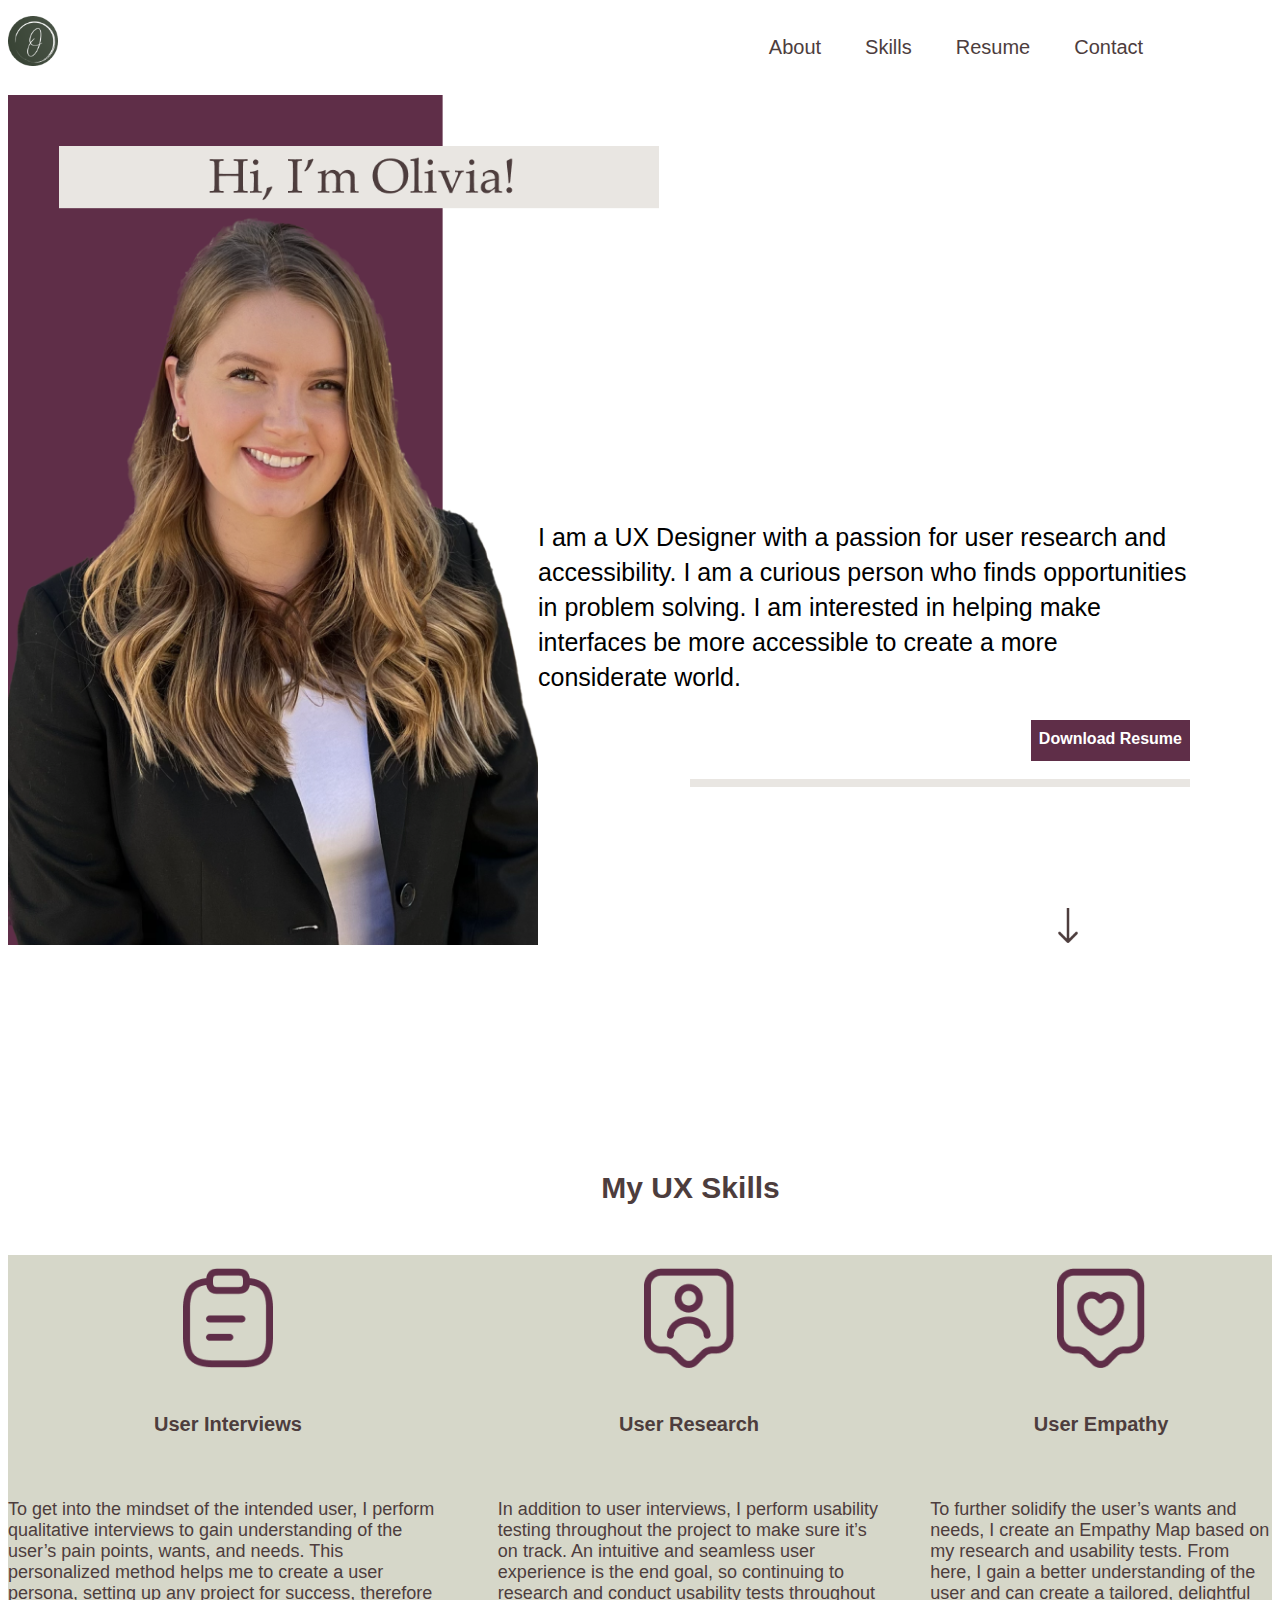
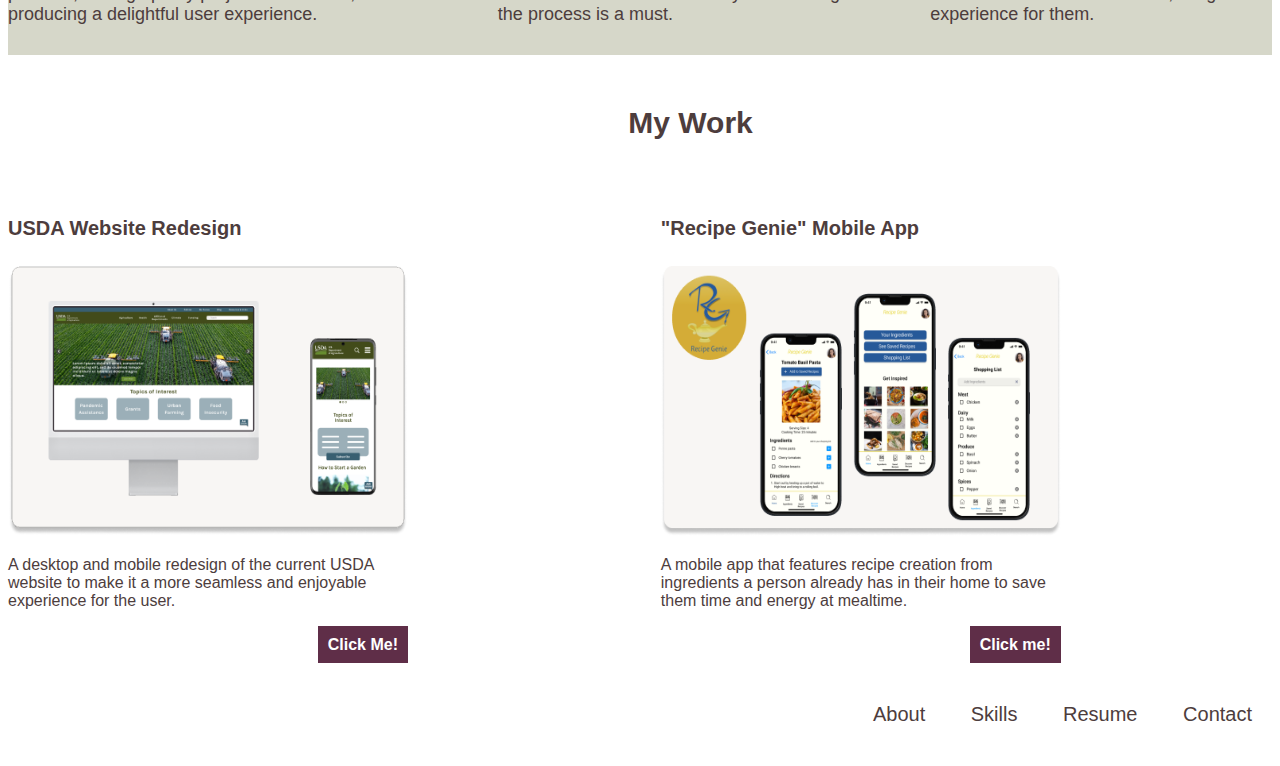
<file: index.html>
<!DOCTYPE html>
<html>
    <head>
        <link rel="stylesheet" href="css/style.css" type="text/css">
        <meta name="viewport" content="width=device-width, initial-scale=1" />
        <title>Module 19 Homework</title>
      </head>
      
    <body>
        <section class="Main">
        <header>
        <div class="toplogo">
            <img src="images/Oseid Logo.png" alt="Oseid Logo" width="50" height="50" id="toplogo">
            <ul class="nav">
                    <li>About</li>
                    <li>Skills</li>
                    <li>Resume</li>
                    <li>Contact</li>
                </ul>
            </div>
        </header>
        <section class="banner">
            <img src="images/Banner.png" alt="Hi, I'm Olivia!" width="600">
        </section>
        <section id="heroImg">
            <img src="images/Headshot.png" alt="headshot" width="450" height="750" id="heroImg">
        </section>

            <section class="content">
            <div class="content">
                <p>I am a UX Designer with a passion for user research and accessibility. I am a curious person who finds opportunities in problem solving. I am interested in helping make interfaces be more accessible to create a more considerate world. 
                </p>
            <div class= "button1"> Download Resume</div>
            <section class="underline">
                <img src="images/Underline.png" width="500">
            </section>
            <section class="workbelow">
                <img src="images/Arrow 2.png" alt="down arrow"height="35">
            </section>
        </div>
</section>
        <!--My UX Skills section coded using CSS flex -->
    <section class="MySkills">
        <h1>My UX Skills</h1>
    <div class="flexContainer">
        <div id="Interviews">
            <img src="images/Interview.png" alt="Interview Icon" id="logo">
            <h3>User Interviews</h3>
            <p>To get into the mindset of the intended user, I perform qualitative interviews to gain understanding of the user’s pain points, wants, and needs. This personalized method helps me to create a user persona, setting up any project for success, therefore producing a delightful user experience.
            </p>
            </div>
                <div id="UserResearch">
                    <img src="images/Research.png" alt="User Research Icon" id="logo">
                    <h3>User Research</h3>
                    <p>In addition to user interviews, I perform usability testing throughout the project to make sure it’s on track. An intuitive and seamless user experience is the end goal, so continuing to research and conduct usability tests throughout the process is a must.
                    </p>
                    </div>
                        <div id="UserEmpathy">
                                <img src="images/Empathy.png" alt="User Empathy Icon" id="logo">
                                <h3>User Empathy</h3>
                                <p>To further solidify the user’s wants and needs, I create an Empathy Map based on my research and usability tests. From here, I gain a better understanding of the user and can create a tailored, delightful experience for them.
                                </p>
                        </div>
            </div>
    </div>
    </section>
    
    <!--My Work section constructed using CSS grid -->
    <section class="MyWork">
        <h1>My Work</h1>
    <div class="workGrid">
                <div id="USDA">
                    <h4>USDA Website Redesign</h4>
                    <img src="images/USDA.png" alt="USDA Case Study" id="picture">
                    <p>A desktop and mobile redesign of the current USDA website to make it a more seamless and enjoyable experience for the user.</p>
                        <div class="button" id="button2" >
                        Click Me!
                </div>
                <div class="cssChange1">
                <a href="https://oseidolivia.github.io/UX_UI_HW_20/"> View Case Study</a>
                </div>
                </div>
                    <div id="RecipeGenie">
                        <h4>"Recipe Genie" Mobile App</h4>
                        <img src="images/Recipe Genie.png" alt="Recipe Genie Case Study" id="picture">
                        <p> A mobile app that features recipe creation from ingredients a person already has in their home to save them time and energy at mealtime.</p>
                            <div class="button" id="button3">
                                Click me!
                                </div>
                                <div class="cssChange2">  <a href="https://oseidolivia.github.io/UX_UI_HW_20/"> View Case Study</a></div>

                    </div>
    </div>
    </section>
        <footer>
            <div class="footer">
                <ul>
                    <li>About</li>
                    <li>Skills</li>
                    <li>Resume</li>
                    <li>Contact</li>
                </ul>
                </footer>
            </footer>
        </section>
    <script src="https://code.jquery.com/jquery-3.4.1.min.js"></script>
    <script src="js/index.js"></script>
</body>
</html>
</file>
<file: css/style.css>
.nav li {
    display: inline-block;
    vertical-align: top;
    font-family: Arial, Helvetica, sans-serif;
    font-size: 20px;
    color: #4D3D3D;
    margin-left: auto;
    padding: 20px;
    text-align: center;  
}

#toplogo {
    float: left;
    position: relative;

}

.nav {
    text-align: center;
    width: 50%;
    margin-left: auto;
    }

.nav ul {
    width: 50%;
    margin-left: auto;
    padding: 100%;
}

.banner{
    position: absolute;
    padding: 4%;
}

#heroImg{
    float: left;
    height: 850px;
    width: 530px;
}
    
.underline{
    position: relative;
    float: right;
}
.content {
    padding: 200px;
    font-size: 25px;
    line-height: 1.4;
    width: 700px;
    margin: 0 auto;
    font-family: Arial, Helvetica, sans-serif;
}

.workbelow{
    float: right;
    padding: 16%;

}

.footer {
    color: #4D3D3D;
    font-family: Arial, Helvetica, sans-serif;
    font-size: 20px;
    text-align: right;
    
}

.footer li {
    display: inline-block;
    vertical-align: top;
    margin-left: auto;
    padding: 20px;
}

h1{
    margin: 4%;
    width: 100%;
    text-align: center;
    font-family: Arial, Helvetica, sans-serif;
    color: #4D3D3D;
    font-size: 30px;
}

h3{
    text-align: center;
    font-size: 20px;
}

h4{
    font-size: 20px;
}

h5{
    font-size: 20px;
    text-align: right;
    color: #5F2E48;
    font-family: Arial, Helvetica, sans-serif;
}

.flexContainer {
    background-color: #c1c2ada7;
    display: flex;
    flex-direction: row;
    width: 100%;
    font-family: Arial, Helvetica, sans-serif;
    color: #4D3D3D;
    text-align: left;
    column-gap: 50px;
    font-size: 18px;
    justify-content: center;
    height: 400px;
}

#logo {
    height: 100px;
    justify-content: center;
}

#Interviews {
    display: grid;
    place-items: center;
}

#UserResearch {
    display: grid;
    place-items: center;
 
}

#UserEmpathy {
    display: grid;
    place-items: center;
   
}

#USDA {
    font-family: Arial, Helvetica, sans-serif;
    color: #4D3D3D;
    grid-area: USDA

 }

#RecipeGenie {
    font-family: Arial, Helvetica, sans-serif;
    color: #4D3D3D; 
    grid-area: RecipeGenie;
   
}

.workGrid {
    display: grid;
    align-items: center;
    grid-template-areas: "USDA RecipeGenie";
    grid-template-rows: auto;
    grid-template-columns: 1fr 1fr 1fr;
    gap: 20%;
}

#picture {
    height: 270px;
    width: 400px;
    border-width: light;
    border-color: #4D3D3D;

}

.cssChange1 {
    background-color: white;
    padding: 10px;
    height: 17px;
    text-align: center;
    color: white;
    font-weight: bold;
    cursor: pointer;
  }

  .cssChange2 {
    background-color: white;
    padding: 10px;
    height: 17px;
    text-align: center;
    color: white;
    font-weight: bold;
    cursor: pointer;
  }

a{
    color: white;
}
.button1{
    background-color: #5f2e48;
    color: white;
    font-size: 16px;
    font-weight: bold;
    float: right;
    height: 25px;
    cursor: pointer;
    text-align: center;
    padding: 8px;

}
.button {
    background-color: #5f2e48;
    color: white;
    font-size: 16px;
    font-weight: bold;
    float: right;
    text-align: center;
    cursor: pointer;
    padding: 10px;
    height: 17px;
}


@media only screen and (max-width: 600px){
    .flexContainer{
    flex-direction: column;
    width: 100%;
    }
    .workGrid{
        grid-template-rows: auto;
        grid-template-columns: 1fr;
        grid-template-areas:
        "USDA"
        "RecipeGenie";
    }
    h5{
        font-size: 25px;
       align-items: right;
       margin: 40%;
    }
}
</file>
